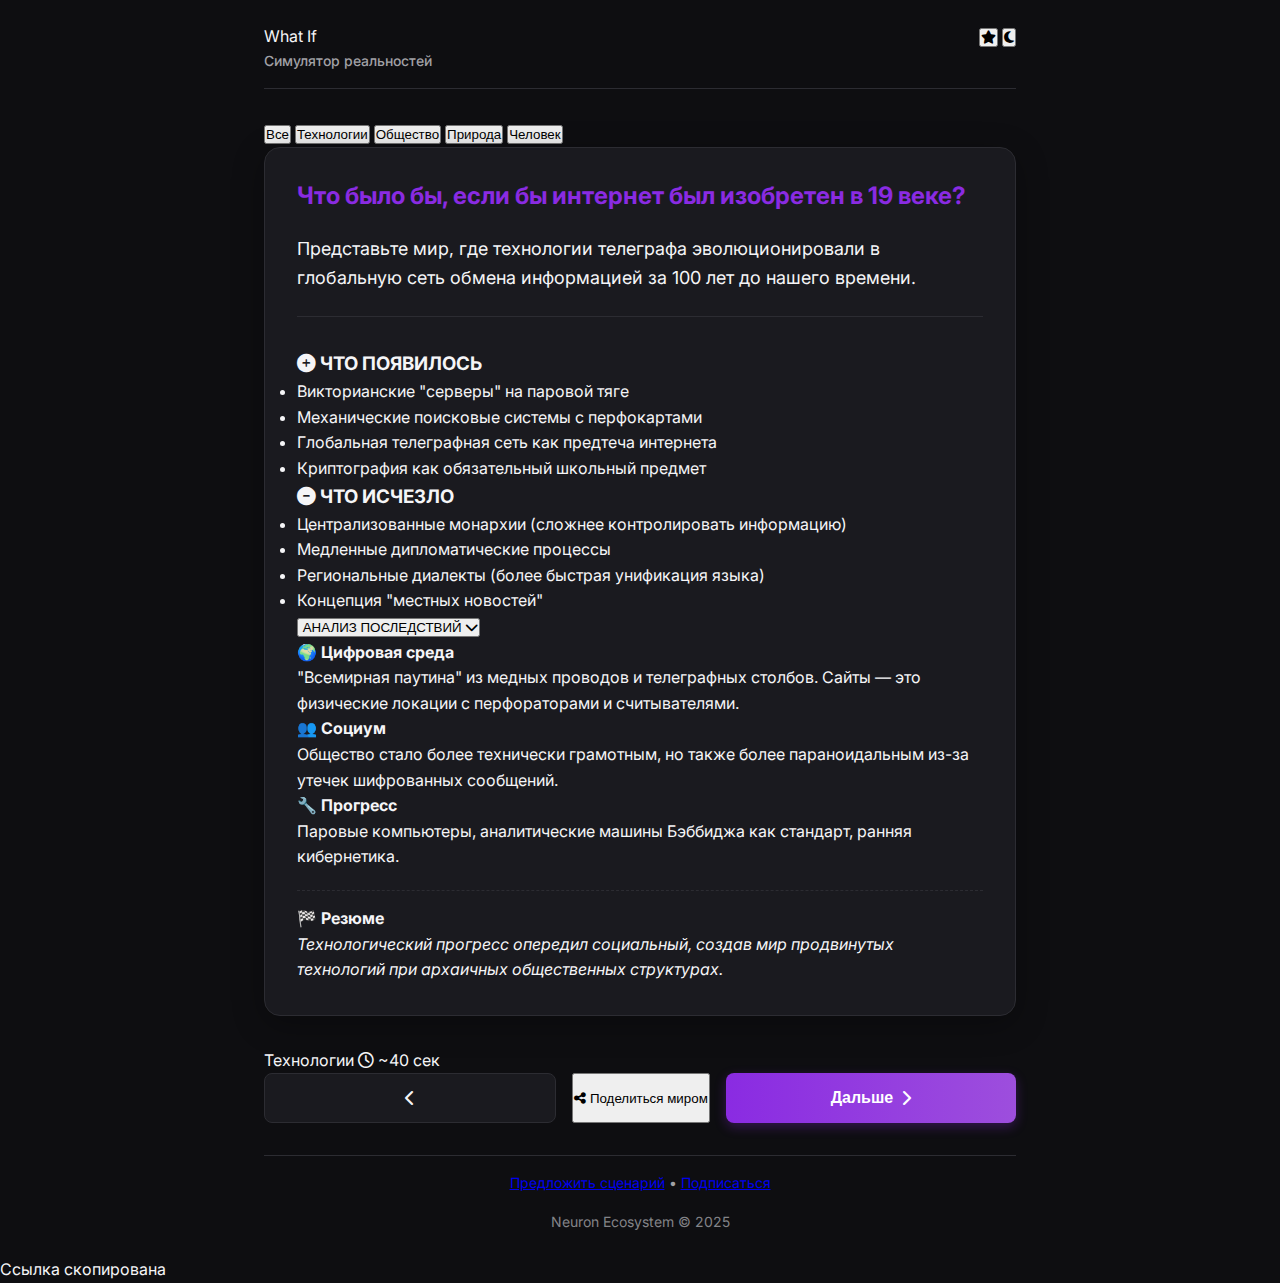
<file: index.html>
<!DOCTYPE html>
<html lang="ru">
<head>
    <meta charset="UTF-8">
    <meta name="viewport" content="width=device-width, initial-scale=1.0">
    <title>What If — Лаборатория альтернативной реальности</title>
    <meta name="description" content="Интеллектуальный симулятор альтернативных миров. Что было бы, если...?">
    
    <link rel="preconnect" href="https://fonts.googleapis.com">
    <link rel="preconnect" href="https://fonts.gstatic.com" crossorigin>
    <link href="https://fonts.googleapis.com/css2?family=Inter:wght@300;400;500;600;700&display=swap" rel="stylesheet">
    <link rel="stylesheet" href="https://cdnjs.cloudflare.com/ajax/libs/font-awesome/6.4.0/css/all.min.css">
    
    <link rel="stylesheet" href="styles.css">
    <link rel="icon" href="data:image/svg+xml,<svg xmlns=%22http://www.w3.org/2000/svg%22 viewBox=%220 0 100 100%22><text y=%22.9em%22 font-size=%2290%22>🌌</text></svg>">
</head>
<body>
    <div class="app-background"></div>
    
    <div class="container">
        <header class="header">
            <div class="logo-container">
                <div class="logo">What If</div>
                <div class="tagline">Симулятор реальностей</div>
            </div>
            
            <div class="header-controls">
                <button id="dailyScenarioBtn" class="icon-btn" title="Сценарий дня">
                    <i class="fas fa-star"></i>
                </button>
                <button id="themeToggle" class="icon-btn" title="Тема">
                    <i class="fas fa-moon"></i>
                </button>
            </div>
        </header>

        <nav class="categories-nav">
            <button class="category-pill active" data-category="all">Все</button>
            <button class="category-pill" data-category="tech">Технологии</button>
            <button class="category-pill" data-category="society">Общество</button>
            <button class="category-pill" data-category="nature">Природа</button>
            <button class="category-pill" data-category="human">Человек</button>
        </nav>

        <main class="scenario-container">
            <div class="scenario-card" id="scenarioCard">
                <div class="loading-state">
                    <div class="loading-pulse"></div>
                    <p>Генерация реальности...</p>
                </div>
            </div>

            <div class="controls-wrapper">
                <div class="meta-info">
                    <span id="scenarioCategory" class="meta-tag">Загрузка...</span>
                    <span id="readingTime" class="meta-tag"><i class="far fa-clock"></i> ~40 сек</span>
                </div>

                <div class="nav-buttons">
                    <button class="btn-secondary" id="prevScenarioBtn">
                        <i class="fas fa-chevron-left"></i>
                    </button>
                    
                    <button class="btn-share" id="shareBtn">
                        <i class="fas fa-share-alt"></i>
                        <span>Поделиться миром</span>
                    </button>

                    <button class="btn-primary" id="nextScenarioBtn">
                        <span>Дальше</span>
                        <i class="fas fa-chevron-right"></i>
                    </button>
                </div>
            </div>
        </main>

        <footer class="footer">
            <div class="footer-links">
                <a href="https://t.me/neuron_p2p" target="_blank" class="footer-link">Предложить сценарий</a>
                <span class="separator">•</span>
                <a href="https://neuron-p2p.ru" id="subscribeBtn" class="footer-link">Подписаться</a>
            </div>
            <p class="credit">Neuron Ecosystem © 2025</p>
        </footer>
    </div>

    <div id="toast" class="toast">Ссылка скопирована</div>

    <script src="app.js"></script>
</body>
</html>
</file>
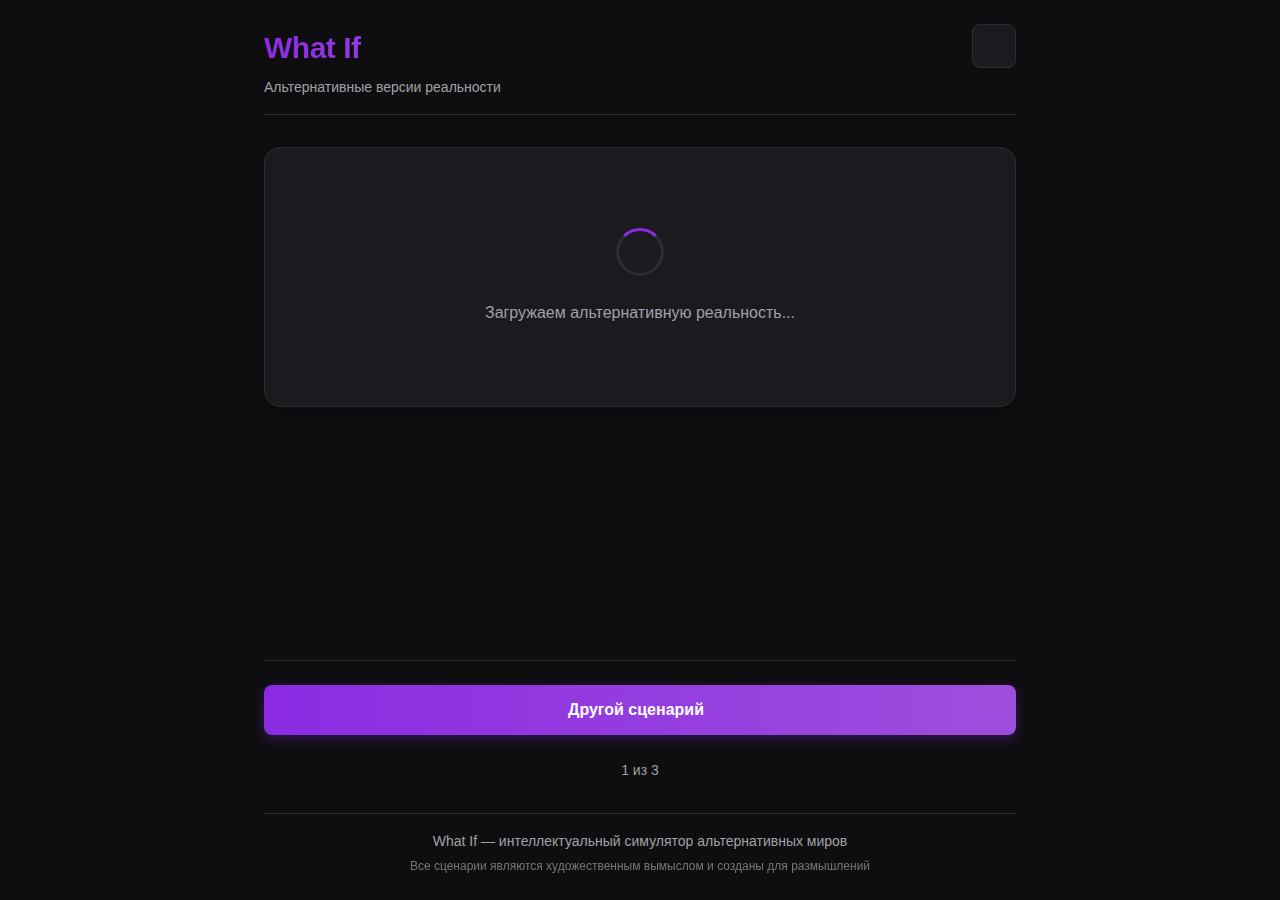
<file: inedx.html>
<!DOCTYPE html>
<html lang="ru">
<head>
    <meta charset="UTF-8">
    <meta name="viewport" content="width=device-width, initial-scale=1.0">
    <title>What If — альтернативные версии реальности</title>
    <link rel="stylesheet" href="styles.css">
    <link rel="preconnect" href="https://fonts.googleapis.com">
    <link rel="preconnect" href="https://fonts.gstatic.com" crossorigin>
    <link href="https://fonts.googleapis.com/css2?family=Inter:wght@400;500;600;700&display=swap" rel="stylesheet">
    <link rel="stylesheet" href="https://cdnjs.cloudflare.com/ajax/libs/font-awesome/6.4.0/css/all.min.css">
    <link rel="icon" href="data:image/svg+xml,<svg xmlns=%22http://www.w3.org/2000/svg%22 viewBox=%220 0 100 100%22><text y=%22.9em%22 font-size=%2290%22>🌍</text></svg>">
</head>
<body>
    <div class="container">
        <header class="header">
            <div class="logo">
                <h1>What If</h1>
                <p class="tagline">Альтернативные версии реальности</p>
            </div>
            <div class="theme-toggle">
                <button id="themeToggle" aria-label="Переключить тему">
                    <i class="fas fa-moon"></i>
                </button>
            </div>
        </header>

        <main class="scenario-container">
            <div class="scenario-card" id="scenarioCard">
                <!-- Сценарий будет загружен сюда через JavaScript -->
                <div class="loading-state">
                    <div class="loading-spinner"></div>
                    <p>Загружаем альтернативную реальность...</p>
                </div>
            </div>

            <div class="controls">
                <button class="btn-primary" id="newScenarioBtn">
                    <span>Другой сценарий</span>
                    <i class="fas fa-arrow-right"></i>
                </button>
                <div class="scenario-counter">
                    <span id="currentScenario">1</span> из <span id="totalScenarios">3</span>
                </div>
            </div>
        </main>

        <footer class="footer">
            <p>What If — интеллектуальный симулятор альтернативных миров</p>
            <p class="disclaimer">Все сценарии являются художественным вымыслом и созданы для размышлений</p>
        </footer>
    </div>

    <script src="app.js"></script>
</body>
</html>
</file>
<file: styles.css>
/* CSS Reset и базовые стили */
* {
    margin: 0;
    padding: 0;
    box-sizing: border-box;
}

:root {
    /* Цветовая палитра - темная тема по умолчанию */
    --bg-primary: #0E0E11;
    --bg-secondary: #1A1A1F;
    --text-primary: #F5F5F7;
    --text-secondary: #A1A1A6;
    --accent-color: #8A2BE2;
    --accent-light: #9D4EDD;
    --border-color: #2C2C32;
    --success-color: #30D158;
    --warning-color: #FF9F0A;
    --danger-color: #FF453A;
    
    /* Типографика */
    --font-family: 'Inter', -apple-system, BlinkMacSystemFont, 'Segoe UI', Roboto, sans-serif;
    --font-size-xs: 0.75rem;  /* 12px */
    --font-size-sm: 0.875rem; /* 14px */
    --font-size-base: 1rem;   /* 16px */
    --font-size-lg: 1.125rem; /* 18px */
    --font-size-xl: 1.25rem;  /* 20px */
    --font-size-2xl: 1.5rem;  /* 24px */
    --font-size-3xl: 1.875rem; /* 30px */
    --font-size-4xl: 2.25rem; /* 36px */
    
    /* Пространство */
    --spacing-xs: 0.25rem;  /* 4px */
    --spacing-sm: 0.5rem;   /* 8px */
    --spacing-md: 1rem;     /* 16px */
    --spacing-lg: 1.5rem;   /* 24px */
    --spacing-xl: 2rem;     /* 32px */
    --spacing-2xl: 3rem;    /* 48px */
    
    /* Тени */
    --shadow-sm: 0 2px 8px rgba(0, 0, 0, 0.1);
    --shadow-md: 0 4px 16px rgba(0, 0, 0, 0.2);
    --shadow-lg: 0 8px 32px rgba(0, 0, 0, 0.3);
    
    /* Радиусы */
    --radius-sm: 4px;
    --radius-md: 8px;
    --radius-lg: 12px;
    --radius-xl: 16px;
    
    /* Анимации */
    --transition-fast: 150ms ease;
    --transition-base: 300ms ease;
    --transition-slow: 500ms ease;
}

body.light-theme {
    --bg-primary: #FFFFFF;
    --bg-secondary: #F5F5F7;
    --text-primary: #1D1D1F;
    --text-secondary: #6E6E73;
    --border-color: #D2D2D7;
    --shadow-sm: 0 2px 8px rgba(0, 0, 0, 0.05);
    --shadow-md: 0 4px 16px rgba(0, 0, 0, 0.08);
    --shadow-lg: 0 8px 32px rgba(0, 0, 0, 0.1);
}

/* Базовые стили */
body {
    font-family: var(--font-family);
    font-size: var(--font-size-base);
    line-height: 1.6;
    color: var(--text-primary);
    background-color: var(--bg-primary);
    transition: background-color var(--transition-base), color var(--transition-base);
    min-height: 100vh;
    overflow-x: hidden;
}

.container {
    max-width: 800px;
    margin: 0 auto;
    padding: var(--spacing-lg);
    min-height: 100vh;
    display: flex;
    flex-direction: column;
}

/* Шапка */
.header {
    display: flex;
    justify-content: space-between;
    align-items: flex-start;
    margin-bottom: var(--spacing-xl);
    padding-bottom: var(--spacing-md);
    border-bottom: 1px solid var(--border-color);
}

.logo h1 {
    font-size: var(--font-size-3xl);
    font-weight: 700;
    letter-spacing: -0.5px;
    margin-bottom: var(--spacing-xs);
    background: linear-gradient(90deg, var(--accent-color), var(--accent-light));
    -webkit-background-clip: text;
    -webkit-text-fill-color: transparent;
    background-clip: text;
}

.tagline {
    font-size: var(--font-size-sm);
    color: var(--text-secondary);
    font-weight: 500;
}

.theme-toggle button {
    background: var(--bg-secondary);
    border: 1px solid var(--border-color);
    border-radius: var(--radius-md);
    width: 44px;
    height: 44px;
    display: flex;
    align-items: center;
    justify-content: center;
    cursor: pointer;
    color: var(--text-secondary);
    transition: all var(--transition-fast);
}

.theme-toggle button:hover {
    color: var(--accent-color);
    border-color: var(--accent-color);
}

/* Карточка сценария */
.scenario-container {
    flex: 1;
    display: flex;
    flex-direction: column;
}

.scenario-card {
    background: var(--bg-secondary);
    border-radius: var(--radius-xl);
    padding: var(--spacing-xl);
    box-shadow: var(--shadow-lg);
    margin-bottom: var(--spacing-xl);
    border: 1px solid var(--border-color);
    animation: fadeInUp var(--transition-slow);
}

@keyframes fadeInUp {
    from {
        opacity: 0;
        transform: translateY(20px);
    }
    to {
        opacity: 1;
        transform: translateY(0);
    }
}

/* Заголовок сценария */
.scenario-title {
    font-size: var(--font-size-2xl);
    font-weight: 700;
    margin-bottom: var(--spacing-lg);
    line-height: 1.3;
    color: var(--accent-color);
}

/* Вводная часть */
.scenario-intro {
    font-size: var(--font-size-lg);
    line-height: 1.6;
    margin-bottom: var(--spacing-xl);
    color: var(--text-primary);
    padding-bottom: var(--spacing-lg);
    border-bottom: 1px solid var(--border-color);
}

/* Блоки "Что изменилось" и "Что исчезло" */
.scenario-section {
    margin-bottom: var(--spacing-xl);
}

.section-title {
    font-size: var(--font-size-xl);
    font-weight: 600;
    margin-bottom: var(--spacing-md);
    display: flex;
    align-items: center;
    gap: var(--spacing-sm);
}

.section-title i {
    color: var(--accent-color);
}

.changed-list, .disappeared-list {
    list-style: none;
}

.changed-list li, .disappeared-list li {
    padding: var(--spacing-sm) 0;
    border-bottom: 1px solid transparent;
    transition: border-color var(--transition-fast);
    display: flex;
    align-items: flex-start;
    gap: var(--spacing-sm);
}

.changed-list li:hover, .disappeared-list li:hover {
    border-bottom: 1px solid var(--border-color);
}

.changed-list li::before {
    content: "✓";
    color: var(--success-color);
    font-weight: bold;
    flex-shrink: 0;
    margin-top: 2px;
}

.disappeared-list li::before {
    content: "✕";
    color: var(--danger-color);
    font-weight: bold;
    flex-shrink: 0;
    margin-top: 2px;
}

/* Блок последствий */
.consequences-grid {
    display: grid;
    grid-template-columns: repeat(auto-fill, minmax(250px, 1fr));
    gap: var(--spacing-lg);
    margin-bottom: var(--spacing-xl);
}

.consequence-item {
    background: var(--bg-primary);
    border-radius: var(--radius-lg);
    padding: var(--spacing-lg);
    border: 1px solid var(--border-color);
    transition: transform var(--transition-fast), box-shadow var(--transition-fast);
}

.consequence-item:hover {
    transform: translateY(-4px);
    box-shadow: var(--shadow-md);
}

.consequence-title {
    font-size: var(--font-size-lg);
    font-weight: 600;
    margin-bottom: var(--spacing-sm);
    color: var(--accent-color);
}

/* Финальный вывод */
.scenario-conclusion {
    font-size: var(--font-size-lg);
    font-weight: 600;
    line-height: 1.6;
    margin-top: var(--spacing-xl);
    padding-top: var(--spacing-lg);
    border-top: 1px solid var(--border-color);
    color: var(--text-primary);
}

/* Состояние загрузки */
.loading-state {
    display: flex;
    flex-direction: column;
    align-items: center;
    justify-content: center;
    padding: var(--spacing-2xl);
    text-align: center;
    color: var(--text-secondary);
}

.loading-spinner {
    width: 48px;
    height: 48px;
    border: 3px solid var(--border-color);
    border-top: 3px solid var(--accent-color);
    border-radius: 50%;
    animation: spin 1s linear infinite;
    margin-bottom: var(--spacing-lg);
}

@keyframes spin {
    0% { transform: rotate(0deg); }
    100% { transform: rotate(360deg); }
}

/* Управление */
.controls {
    display: flex;
    flex-direction: column;
    gap: var(--spacing-lg);
    margin-top: auto;
    padding-top: var(--spacing-lg);
    border-top: 1px solid var(--border-color);
}

.nav-buttons {
    display: flex;
    gap: var(--spacing-md);
    flex-wrap: wrap;
}

.btn-secondary {
    background: var(--bg-secondary);
    color: var(--text-primary);
    border: 1px solid var(--border-color);
    border-radius: var(--radius-md);
    padding: var(--spacing-md) var(--spacing-lg);
    font-size: var(--font-size-base);
    font-weight: 600;
    cursor: pointer;
    display: flex;
    align-items: center;
    gap: var(--spacing-sm);
    transition: all var(--transition-fast);
    flex: 1;
    justify-content: center;
}

.btn-secondary:hover {
    background: var(--bg-primary);
    border-color: var(--accent-color);
    transform: translateY(-2px);
    box-shadow: var(--shadow-sm);
}

.btn-secondary:active {
    transform: translateY(0);
}

.btn-primary {
    background: linear-gradient(90deg, var(--accent-color), var(--accent-light));
    color: white;
    border: none;
    border-radius: var(--radius-md);
    padding: var(--spacing-md) var(--spacing-lg);
    font-size: var(--font-size-base);
    font-weight: 600;
    cursor: pointer;
    display: flex;
    align-items: center;
    gap: var(--spacing-sm);
    transition: all var(--transition-fast);
    flex: 1;
    justify-content: center;
    box-shadow: 0 4px 12px rgba(138, 43, 226, 0.3);
}

.btn-primary:hover {
    transform: translateY(-2px);
    box-shadow: 0 6px 20px rgba(138, 43, 226, 0.4);
}

.btn-primary:active {
    transform: translateY(0);
}

.scenario-info {
    display: flex;
    flex-direction: column;
    gap: var(--spacing-sm);
    width: 100%;
}

.scenario-counter {
    font-size: var(--font-size-sm);
    color: var(--text-secondary);
    font-weight: 500;
    text-align: center;
}

.progress-container {
    width: 100%;
    height: 4px;
    background: var(--border-color);
    border-radius: 2px;
    overflow: hidden;
}

.progress-bar {
    height: 100%;
    background: linear-gradient(90deg, var(--accent-color), var(--accent-light));
    border-radius: 2px;
    transition: width var(--transition-base);
    width: 0%;
}

/* Футер */
.footer {
    margin-top: var(--spacing-xl);
    padding-top: var(--spacing-md);
    border-top: 1px solid var(--border-color);
    text-align: center;
    font-size: var(--font-size-sm);
    color: var(--text-secondary);
}

.disclaimer {
    font-size: var(--font-size-xs);
    margin-top: var(--spacing-xs);
    opacity: 0.7;
}

/* Кредиты */
.credit {
    margin-top: var(--spacing-md);
    font-size: var(--font-size-sm);
    color: var(--text-secondary);
    opacity: 0.8;
    transition: opacity var(--transition-fast);
}

.credit:hover {
    opacity: 1;
}

.neuron-link {
    color: var(--accent-color);
    text-decoration: none;
    font-weight: 600;
    position: relative;
    padding: 2px 4px;
    border-radius: var(--radius-sm);
    transition: all var(--transition-fast);
}

.neuron-link:hover {
    color: white;
    background-color: var(--accent-color);
    text-decoration: none;
    transform: translateY(-1px);
    box-shadow: 0 2px 8px rgba(138, 43, 226, 0.3);
}

.neuron-link:active {
    transform: translateY(0);
}

.neuron-link::after {
    content: " ↗";
    font-size: 0.8em;
    opacity: 0.7;
}

/* Адаптивность */
@media (max-width: 768px) {
    .container {
        padding: var(--spacing-md);
    }
    
    .scenario-card {
        padding: var(--spacing-lg);
    }
    
    .scenario-title {
        font-size: var(--font-size-xl);
    }
    
    .scenario-intro, .scenario-conclusion {
        font-size: var(--font-size-base);
    }
    
    .consequences-grid {
        grid-template-columns: 1fr;
    }
    
    .header {
        flex-direction: column;
        gap: var(--spacing-md);
    }
    
    .nav-buttons {
        flex-direction: column;
        width: 100%;
    }
    
    .btn-primary, .btn-secondary {
        width: 100%;
        justify-content: center;
        padding: var(--spacing-md);
    }
    
    .credit {
        font-size: var(--font-size-xs);
        margin-top: var(--spacing-sm);
    }
}

@media (max-width: 480px) {
    .logo h1 {
        font-size: var(--font-size-2xl);
    }
    
    .scenario-card {
        padding: var(--spacing-md);
    }
    
    .section-title {
        font-size: var(--font-size-lg);
    }
    
    .btn-primary span, .btn-secondary span {
        display: none;
    }
    
    .btn-primary, .btn-secondary {
        padding: var(--spacing-md);
        justify-content: center;
    }
    
    .btn-primary i, .btn-secondary i {
        margin: 0;
        font-size: 1.2em;
    }
}

/* Утилиты для анимаций */
.fade-in {
    animation: fadeIn var(--transition-base);
}

@keyframes fadeIn {
    from { opacity: 0; }
    to { opacity: 1; }
}

.delay-1 { animation-delay: 100ms; }
.delay-2 { animation-delay: 200ms; }
.delay-3 { animation-delay: 300ms; }
.delay-4 { animation-delay: 400ms; }
.delay-5 { animation-delay: 500ms; }
</file>
